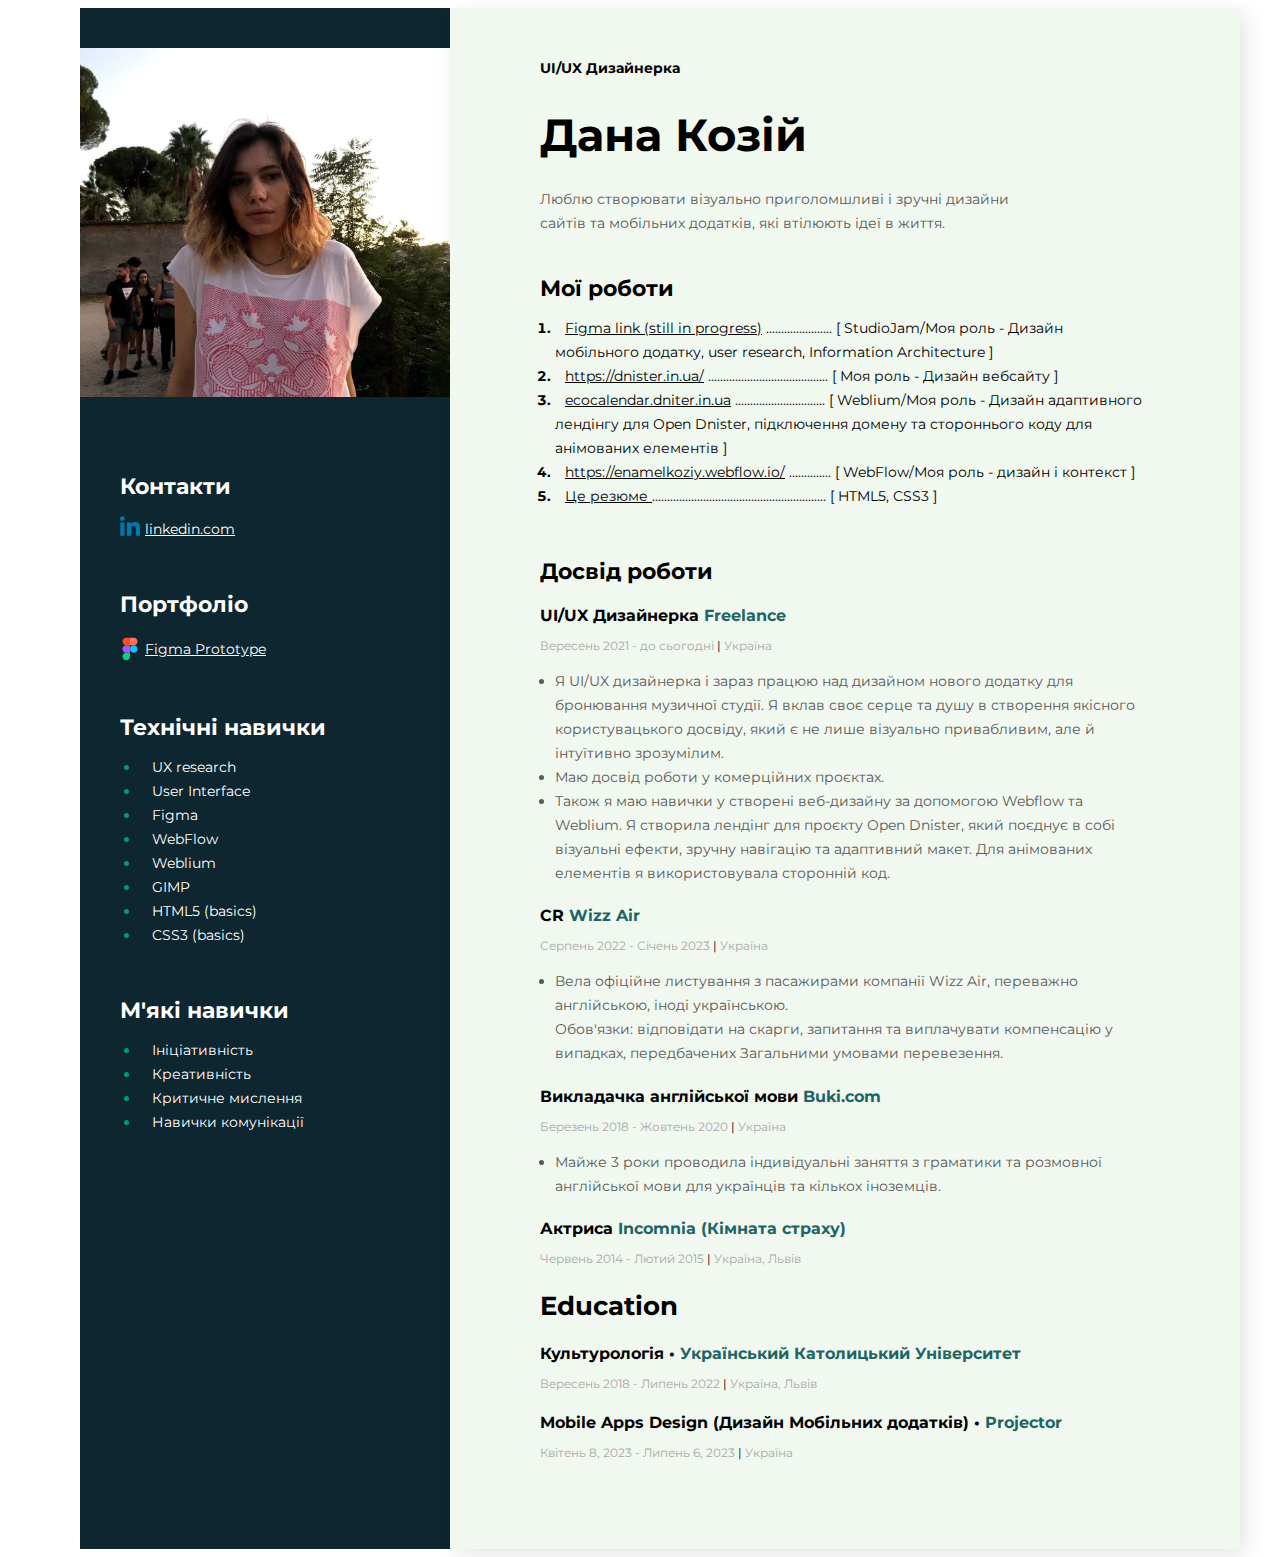
<file: index.html>
<!DOCTYPE html>
<html lang="en">
<head>
    <meta charset="UTF-8">
    <meta http-equiv="X-UA-Compatible" content="IE=edge">
    <meta name="viewport" content="width=device-width, initial-scale=1.0">
    <link rel="preconnect" href="https://fonts.googleapis.com"> 
    <link rel="preconnect" href="https://fonts.gstatic.com" crossorigin> 
    <link href="https://fonts.googleapis.com/css2?family=Montserrat:wght@400;700&display=swap" rel="stylesheet">
    <link rel="stylesheet" href="styles.css">
    <title>Резюме</title>
</head>
<body>
    
   <!--Main-->
      <div class="main"> 
         <!--Main Content-->
          <div class="main-content">    
            <!--about user-->
            <div class="about"> 
                <h2 class="about-position">UI/UX Дизайнерка</h2>
                
                <h1 class="about-name">Дана Козій</h1>
    
                <p class="about-description">
                    Люблю створювати візуально приголомшливі і зручні дизайни сайтів та мобільних додатків, які втілюють ідеї в життя.
               </p>
                
            </div>
      
    <!-- Projects -->
    <div class="projects">
        <h3 class="title">
            Мої роботи
        </h3>

        <ol class="projects-list">
            <li class="projects-item">
                <span class="project"> 
                    <a href="https://www.figma.com/file/HRv99Qw2mTIpuAEnUqfNp3/StudioJam-%2F-Startup?type=design&node-id=303%3A10868&mode=design&t=QokfUE5LkISbvMHB-1" class="project-link">Figma link (still in progress)</a>
                     ......................
                    <span class="project bracket"> [ </span> StudioJam/Моя роль - Дизайн мобільного додатку, user research, Information Architecture <span class="project bracket"> ] </span> 
                </span>
              
            </li>
            <li class="projects-item">
                <span class="project"> 
                    <a href="https://dnister.in.ua/" class="project-link">https://dnister.in.ua/</a>
                    ........................................
                    <span class="project bracket"> [ </span>  Моя роль - Дизайн вебсайту  <span class="project bracket"> ] </span> 
                </span>
              
            </li>
             <li class="projects-item">
                <span class="project"> 
                    <a href="https://ecocalendar.dnister.in.ua/" class="project-link">ecocalendar.dniter.in.ua</a>
                    ..............................
                    <span class="project bracket"> [ </span>  Weblium/Моя роль - Дизайн адаптивного лендінгу для Open Dnister, підключення домену та стороннього коду для анімованих елементів <span class="project bracket"> ] </span> 
                </span>
              
            </li>
            <li class="projects-item"> 
                <span class="project">
                    <a href="https://enamelkoziy.webflow.io/" class="project-link">https://enamelkoziy.webflow.io/</a>
                    ..............
                    <span class="project bracket"> [ </span> WebFlow/Моя роль - дизайн і контекст<span class="project bracket"> ] </span> 
                </span>
               
            </li>
            <li class="projects-item">
                <span class="project"> 
                    <a href="https://dana-dark.github.io/danadark.github.io" class="project-link"> Це резюме </a>
                    ..........................................................
                    <span class="project bracket"> [ </span> HTML5, CSS3 <span class="project bracket"> ] </span> 
                </span>
            
            </li>

        </ol>

    </div>
    <!--Work-->
    <div class="work">
        <h3 class="title"> Досвід роботи </h3> 
        <!--Company 1-->
        <div class="company-1">
            <h4 class="work-position">UI/UX Дизайнерка <span class="organization"> Freelance </span> </h4>
            <p class="period"> Вересень 2021 - до сьогодні <span class="line"> | </span> Україна </p>
            <ul class="work-list">
                <li class="work-list-item">Я UI/UX дизайнерка і зараз працюю над дизайном нового додатку для бронювання музичної студії. Я вклав своє серце та душу в створення якісного користувацького досвіду, який є не лише візуально привабливим, але й інтуїтивно зрозумілим. </li>
                <li class="work-list-item">Маю досвід роботи у комерційних проєктах.</li>
                <li class="work-list-item"> Також я маю навички у створені веб-дизайну за допомогою Webflow та Weblium. Я створила лендінг для проєкту Open Dnister, який поєднує в собі візуальні ефекти, зручну навігацію та адаптивний макет. Для анімованих елементів я використовувала сторонній код. </li>

            </ul>
        </div>
          <!-- Company 2 -->
          <div class="company-2">
            <h4 class="work-position">CR<span class="organization"> Wizz Air </span>  </h4>
            <p class="period"> Серпень 2022 - Січень 2023 <span class="line"> | </span> Україна </p>
            <ul class="work-list">
              <li class="work-list-item">Вела офіційне листування з пасажирами компанії Wizz Air, переважно англійською, іноді українською. </br> Обов'язки: відповідати на скарги, запитання та виплачувати компенсацію у випадках, передбачених Загальними умовами перевезення. </li>
            </ul>
          </div>
        <!-- Company 3 -->
        <div class="company-3">
            <h4 class="work-position">Викладачка англійської мови <span class="organization"> Buki.com </span>  </h4>
            <p class="period"> Березень 2018 - Жовтень 2020 <span class="line"> | </span> Україна </p>
            <ul class="work-list">
                <li class="work-list-item"> Майже 3 роки проводила індивідуальні заняття з граматики та розмовної англійської мови для українців та кількох іноземців. </li>
             </ul>
        </div>
        <!--Company 4 -->
        <div class="company-4">
            <h4 class="work-position">Актриса <span class="organization"> Incomnia (Кімната страху) </span>  </h4>
            <p class="period">Червень 2014 - Лютий 2015 <span class="line"> | </span> Україна, Львів </p>

        </div>
         <!-- Education -->
         <div class="education">
         <h3>Education</h3>
         <h4 class="work-position">Культурологія <span class="education-position">Український Католицький Університет </span></h4>
     <p class="period">Вересень 2018 - Липень 2022 <span class="line">|</span> Україна, Львів </p>
     <h4 class="work-position">Mobile Apps Design (Дизайн Мобільних додатків) <span class="education-position">Projector</span></h4>
     <p class="period">Квітень 8, 2023 - Липень 6, 2023 <span class="line">|</span> Україна</p>
        </div>
            
        </div>
    
   
           
</div>

        <!-- Sidebar -->
        <div>
    </div class= "sidebar-1" >
    <aside class= "sidebar">
        <img width="370" src="img/254873511_3025698447747487_2971504871030348540_n.jpeg" alt="user photo" class="photo">
        <!--Contacts-->
        <div class="contacts">
            <h3 class="sidebar-title">Контакти</h3>
            <div>
                <p>
                    <div>
                        <p class="logo-container">
                          <img src="img/linkedin-social-media-svgrepo-com.svg" alt="Logo" class="img logo1">
                          <a href="https://www.linkedin.com/in/dana-kozii-529157214/" class="contact-link">linkedin.com</a> 
                        </p>
                      </div>                                            
                </p>
            </div>
        </div>
        <!--Portfolio-->
        <div class="portfolio">
            <h3 class="sidebar-title">Портфоліо</h3>
            <div>
                <p>
                    <div>
                        <p class="logo-container">
                          <img src="img/figma-svgrepo-com.svg" alt="Logo" class="img logo">
                          <a href="https://www.figma.com/proto/gTabhPkH3FvkzWv7azoEnT/Dana's-Portfolio?page-id=0%3A1&type=design&node-id=502-2361&viewport=346%2C180%2C0.15&t=Gqb6jqZLb91WJxVf-1&scaling=min-zoom&mode=design" class="portfolio-link">Figma Prototype</a> 
                        </p>
                      </div>                                            
                </p>
              
            </div>
        </div>
        <!--Tech skills-->
        <div class="tech-skills">
            <h3 class="sidebar-title">Технічні навички</h3>
            <ul class="tech-skills-list">
                <li class="tech-skills-item"> <span class="tech-skills-text">UX research</span></li>
                <li class="tech-skills-item"> <span class="tech-skills-text">User Interface</span></li>
                <li class="tech-skills-item"> <span class="tech-skills-text">Figma</span></li>
                <li class="tech-skills-item"> <span class="tech-skills-text">WebFlow</span></li>
                <li class="tech-skills-item"> <span class="tech-skills-text">Weblium</span></li>
                <li class="tech-skills-item"> <span class="tech-skills-text">GIMP</span></li>
                <li class="tech-skills-item"> <span class="tech-skills-text">HTML5 (basics)</span></li>
                <li class="tech-skills-item"> <span class="tech-skills-text">CSS3 (basics)</span></li>
            </ul>
        </div>
        <!--Soft skills-->
        <div class="soft-skills">
            <h3 class="sidebar-title">М'які навички</h3>
            <ul class="soft-skills-list">
                <li class="soft-skills-item"> <span class="soft-skills-text">Ініціативність</span></li>
                <li class="soft-skills-item"> <span class="soft-skills-text">Креативність</span></li>
                <li class="soft-skills-item"> <span class="soft-skills-text">Критичне мислення</span></li>
                <li class="soft-skills-item"> <span class="soft-skills-text">Навички комунікації

                    
                </span></li> 
            
            </ul>
        </div>
    </aside>
</div>
</body>
</html>
</file>
<file: styles.css>
.body {
    font-family: 'Montserrat', sans-serif;
    background-color: #f5f7fa;}
/* main styles */
.main {
    display: flex;
    flex-direction: row-reverse;
    width: 1200px;
    margin: 0 auto;
    font-family: 'Montserrat';
}
/* main content */
.main-content {
    background-color: #f1f8eef7;
    box-shadow: 6px 6px 20px rgba(0 ,0 ,0 , 0.1);
    padding: 40px 90px;
    
}

/* about styles */
.about {
margin-bottom: 40px;
}
.about-position {
    font-style: normal;
    font-weight: bold;
    font-size: 14px;
    line-height: 17px;
    color: #000000;
    margin-bottom: 20px;
}

.about-name {
font-style: normal;
font-weight: bold;
font-size: 45px;
line-height: 55px;
color: #000000;
margin-bottom: 25px;

}

.about-description {
 font-style: normal;
font-weight: normal;
font-size: 14px;
line-height: 24px;
color: #595959;
width: 500px;
}


/* project styles */
.projects {
    margin-bottom: 50px;
}

.title {
    font-style: normal;
    font-weight: bold;
    font-size: 22px;
    line-height: 27px;
    color: #000000 ;
    margin-bottom: 10px;
}
.projects-list {
    font-style: normal;
font-weight: 700;
font-size: 14px;
line-height: 24px;
color: #000000;
    padding: 0;
    margin-left: 15px;
}
.project- 
.projects-item {
    font-style: normal;
font-weight: 700;
font-size: 14px;
line-height: 24px;
color: #000000;
}
.project, 
.project-link
 {
font-style: normal;
font-weight: normal;
font-size: 14px;
line-height: 24px;
color: #000000;
}
.project-link {
    margin-left: 10px;
}
.project-bracket {
    font-weight: 700;
    font-size: 14px;
    line-height: 24px;
    color: #000000;
    
}

/* work styles */
.work {
  
}
.work-position {
font-style: normal;
font-weight: bold;
font-size: 16px;
line-height: 20px;
color: #000000;
margin-bottom: 10px;
}
.organization {
font-weight: bold;
font-size: 16px;
line-height: 20px;
color: #1d6564;
}
.period {
font-style: normal;
font-weight: normal;
font-size: 12px;
line-height: 15px;
color: #A8A8A8;
margin-bottom: 10px;
}
.line {
font-style: normal;
font-weight: 400;
font-size: 12px;
line-height: 15px;
color: #000000;
}

.work-list {
    padding: 0px;
    margin-left: 15px;
}
.work-list-item {
    font-style: normal;
font-weight: 400;
font-size: 14px;
line-height: 24px;
color: #595959;
}

/* education styles */
.education {
    font-style: normal;
font-weight: 700;
font-size: 22px;
line-height: 27px;
color: #000000;

}
.education-position {
    font-style: normal;
font-weight: 700;
font-size: 16px;
line-height: 20px;
color: #1d6564;
}
.education-position::before {
  content: "\2022";
  margin-right: 5px;
  color: #000000; /* Set the color to black */
}

.education-management {
    font-style: normal;
font-weight: 700;
font-size: 14px;
line-height: 17px;
color: #000000;
}
/* sidebar styles */
 
.sidebar {
background-color: #0e2630;
padding-top: 40px;
width: 370px;
height: 1501.15px;
margin-left: 40px;
}
.sidebar-title {
    color: #ffffff;
    font-style: normal;
    font-weight: bold;
    font-size: 22px;
    line-height: 27px;
    margin-bottom: 10px;
}
.photo {
    width: 370px;
    margin-bottom: 50px;
}
.contacts {
    color: #fff;
    margin-left: 40px;
}
.contacts {
    margin-bottom: 50px;
}
.contact-type {
font-style: normal;
font-weight: bold;
font-size: 14px;
line-height: 24px;
}
.contact-link {
 color: #ffffff;
font-style: normal;
font-weight: normal;
font-size: 14px;
line-height: 24px;
margin-right: 10px;
}

.portfolio {
    color: #fff;
    margin-left: 40px;
}
.portfolio {
    margin-bottom: 50px;
}
.portfolio-type {
font-style: normal;
font-weight: bold;
font-size: 14px;
line-height: 24px;
}
.portfolio-link {
 color: #ffffff;
font-style: normal;
font-weight: normal;
font-size: 14px;
line-height: 24px;
margin-right: 10px;
}

/* tech-skills */
.tech-skills-list, .soft-skills-list {
    color: #fff;
    padding: 0;
    margin-left: 40px;
}
.tech-skills {
    margin-bottom: 50px;
}
.tech-skills-item, .soft-skills-item {
color: #089b67;
margin-left: -20px;
}
.logo-container {
    display: flex;
    align-items: center;
  }
  
  .img.logo1 {
    width: 20px;
    height: auto;
    vertical-align: middle;
    margin-bottom: 5px;
  }
  .img.logo {
    width: 30px;
    height: auto;
    vertical-align: middle;
    margin-left: -5px;
  }
  
  .contact-link {
    margin-left: 5px; /* Adjust the spacing between the logo and text */
  }  
.tech-skills-text, .soft-skills-text {
    color: #fff;
    padding: 0;
    margin-left: 12px;
    font-style: normal;
    font-weight: normal;
    font-size: 14px;
   line-height: 24px;
}
.tech-skills, .soft-skills {
   color: #fff;
   front-style: normal;
   font-weight: normal;
   font-size: 14px;
   line-height: 24px;
   margin-left: 40px;
}
</file>
